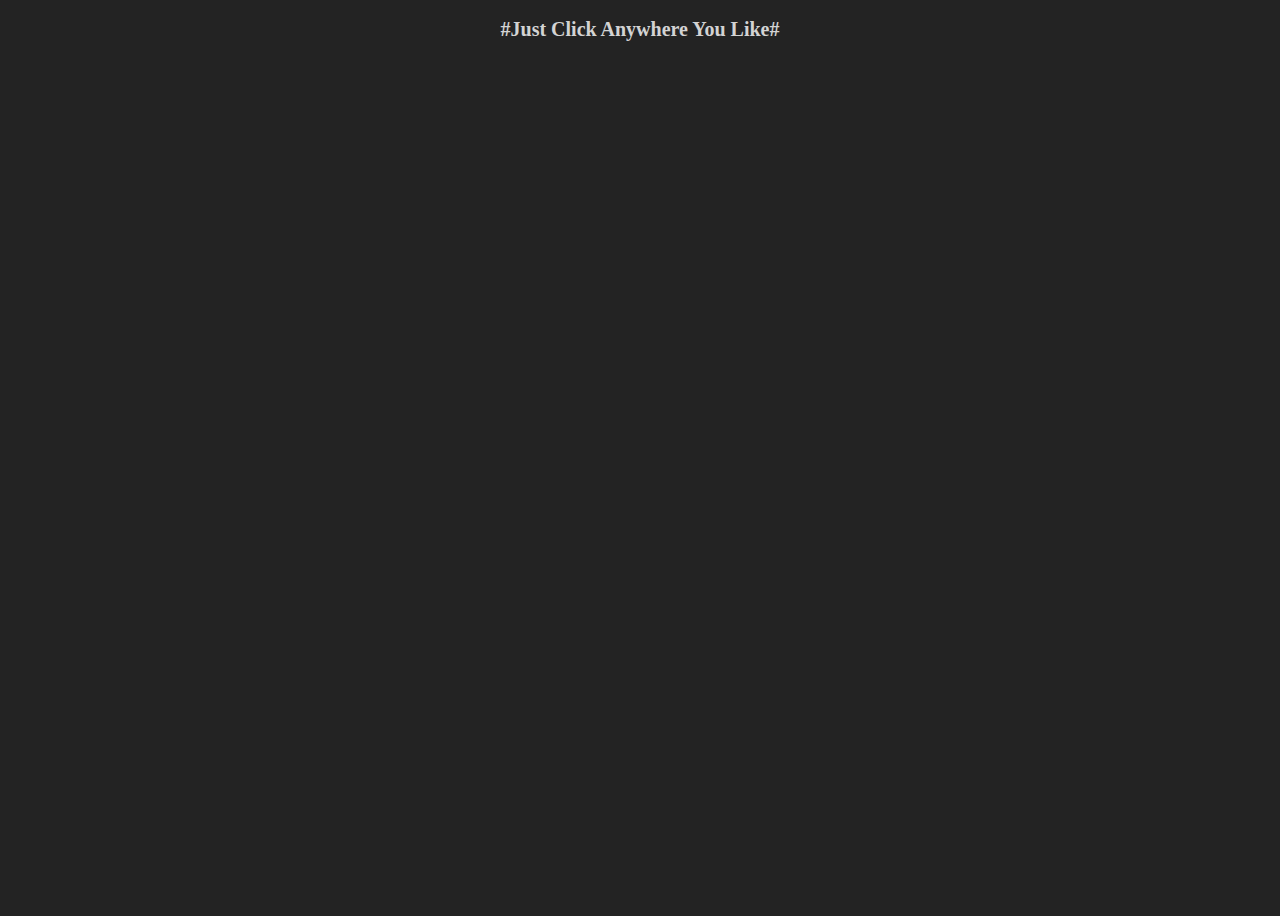
<file: index.html>
<!doctype html>
<html lang="en">
<head>
    <meta charset="UTF-8">
    <meta name="viewport" content="width=device-width, initial-scale=1.0">
    <title>个人网页</title>
	
    <style>
        body {
            background-color: rgb(35, 35, 35);
            display: flex;
            justify-content: center;
            align-items: center;
            height: 100vh;
            position: relative;
            overflow: hidden; /* 防止文本溢出 */
        }
        span {
            user-select: none;
            cursor: default;
            font-size: 20px;
            color: blanchedalmond;
            position: absolute;
            opacity: 0; /* 初始透明 */
            transition: opacity 1s, transform 1s; /* 添加过渡效果 */
        }
        #welcomeButton {
            display: none; /* 初始隐藏按钮 */
            padding: 15px 30px;
            font-size: 24px;
            color: white;
            background-color: royalblue;
            border: none;
            border-radius: 25px;
            cursor: pointer;
            position: absolute;
            top: 50%;
            left: 50%;
            transform: translate(-50%, -50%); /* 居中按钮 */
        }
		.header-text {
			text-align: center; /* 中央对齐 */ 
			color: lightgray; /* 浅灰色 */ 
			font-size: 20px; /* 字体大小 */
			position: absolute; /* 绝对定位 */ 
			top: 10px; /* 距离顶部10px */
			width: 100%; /* 宽度100%以确保居中 */ 
		}
    </style>
</head>
<body>
	<div class="header-text"><strong>#Just Click Anywhere You Like#</strong></div>
    <button id="welcomeButton" onclick="goToNextPage()">welcome to my world</button>
    <script>
        // 设置按顺序出现的文字数组
        var arr = ["在这披霜戴雪的冬日，一头扎进这沸腾的生命", "命运如同手中的掌纹，无论多么曲折，始终掌握在你的手里", "Be Water","迷雾里寻不见人，那就把自己化为灯塔","太阳在坠落，海浪在发愁"];
        var currentIndex = 0; // 初始化索引

        document.onclick = function(x) {
            if (currentIndex < arr.length) {
                // 创建元素节点对象
                var span = document.createElement("span");
                // 获取当前鼠标的坐标
                span.style.left = x.clientX + "px";
                span.style.top = x.clientY + "px";
                
                // 使用当前索引获取文本，并更新索引
                span.innerHTML = arr[currentIndex];
                currentIndex++;

                // 设置span的动画效果
                document.body.appendChild(span);
                setTimeout(function() {
                    span.style.opacity = "1"; // 显示文本
                    span.style.transform = "translateY(-100px)"; // 上移
                }, 100);
                setTimeout(function() {
                    span.style.opacity = "0"; // 隐藏文本
                    span.style.transform = "translateY(-230px)"; // 继续上移
                }, 1500);
                setTimeout(function() {
                    document.body.removeChild(span); // 移除文本元素
                }, 2000); // 2秒后移除

            }

            // 所有文本展示完后，显示按钮
            if (currentIndex >= arr.length) {
                document.getElementById("welcomeButton").style.display = "block"; // 显示按钮
                document.body.onclick = null; // 禁用后续点击事件
            }
        }

        function goToNextPage() {
            window.location.href = "Element.html"; // 跳转到下一个页面
        }
    </script>
</body>
</html>
</file>
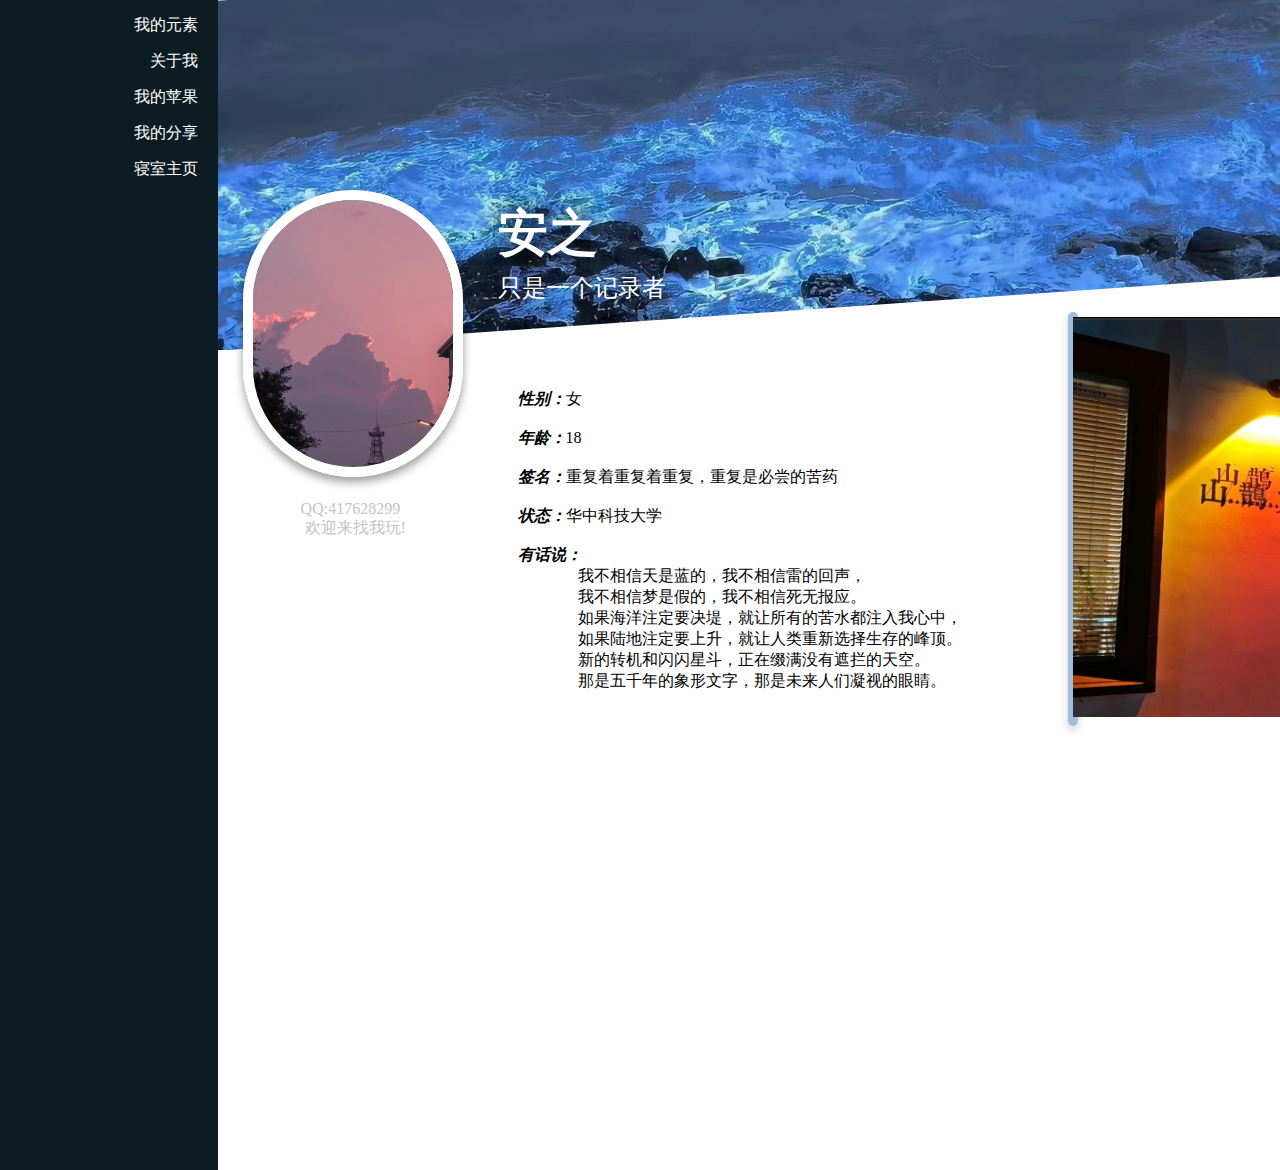
<file: about.html>
<!doctype html>
<html>
<head>
    <meta name="viewport" content="width=device-width,initial-scale=1.0">
    <meta charset="utf-8">
    <title>个人网页</title>
    <link rel="stylesheet" href="Untitled-7.css">
 
	  
	  <style>
		  *{
			  padding:0;
			  margin:0;
			  box-sizing:border-box;
		  }
		  
		  body{
			  width:100%;
			  height:100%;
			  
			  display:flex;
			  justify-content:center;
			 
			  
			  
		 }
		  
		  
		  .shell{
			  width:83%;
			  height:100%;
			  background:#fff;
			  position:relative;
			  margin:0;
			  
		  }
		  
		  .head{
			  height:350px;
			  position:relative;
			  overflow:hidden;
			  z-index:1;
		  }
		  
		  .head::before{
			  content:'';
			  width:100%;
			  height:100%;
			  position:absolute;
			  background:url("博客背景.jpg");
			  background-size:cover;
			  z-index:-1;
			  transform:skewY(-4deg);
			  transform-origin:10px 0;
			  
		  }
		  
		  .cover{
			  position:absolute;
			  top:190px;
			  left:25px;
			  width:220px;
			  z-index:2;
			  border-radius:500px;
			  border:10px #fff solid;
			  box-shadow:0 5px 10px #00000065;
			  
		  }
		
		  .data{
			  padding:200px 0 0 280px;
			  text-shadow:0 0 20px #000;
		  }
		  
		  .title1 {
			  color:#ffffff;
			  font-size:100px;
			  font:900 50px '';
			  margin-bottom:5px;
			  position:relative;
	   	}
		  
		  .title2{
			  color:#fff;
			  font:500 24px '';
		  }
		  
		  .introduce{
			  margin-left:300px;
			  margin-top:-150px;
		  }
		  
		 
		  .contact1{
			  margin-top:150px;
			  margin-left:83px;
			  margin-right:650px;
			  color:#C4C4C3;
		  }
		  
		  .contact2{
			  margin-left:87px;
			  margin-right:650px;
			  color:#C4C4C3;
			  top:300px;
		  }
		  
		  
		  .pic1{
			  display:block;
			  margin-left:850px;
			  margin-top:-380px;
			  margin-right:600px;
			  border:5px solid #9FBCE0;
			  border-radius:10px;
			  box-shadow:0 4px 8px rgba(0,0,0,0.2);
		  }
		  
		  
		  
		  
		  
		  
		  
		  
	  </style>
  </head>
    

<body>
	<div class="sidebar">
    <ul>
        <li><a href="Element.html">我的元素</a></li>
        <li><a href="about.html">关于我</a></li>
        <li><a href="apples.html">我的苹果</a></li>
        <li><a href="shares.html">我的分享</a></li>
	<li><a href="https://tianzi620.github.io/605/%E4%B8%9C%E4%B9%9D%E8%88%8D605%E5%AF%9D%E5%AE%A4%E4%B8%BB%E9%A1%B5.html">寝室主页</a></li>
    </ul>
</div>
	
	<div class="shell">
	<img src="博客头像.jpg" alt="" class="cover">
	<div class="head">
		<div class="data">
		<div class="title1">安之</div>
		<div class="title2">只是一个记录者</div>
	</div>
    </div>
		
			<div class="contact1">QQ:417628299</div>
			<div class="contact2">欢迎来找我玩!</div>
		
		<div class="introduce">
		  <p><strong><em> 性别：</em></strong>女</p>
		  <p>&nbsp;</p>
          <p><strong><em> 年龄：</em></strong>18</p>
          <p>&nbsp;</p>
          <p><strong><em>签名：</em></strong>重复着重复着重复，重复是必尝的苦药</p>
          <p>&nbsp;</p>
          <p><strong><em>状态：</em></strong>华中科技大学</p>
          <p>&nbsp;</p>
          <p><strong><em>有话说：</em></strong>&nbsp;</p>
          <p>&nbsp; &nbsp; &nbsp; &nbsp; &nbsp; &nbsp; &nbsp; &nbsp;我不相信天是蓝的，我不相信雷的回声，&nbsp;</p>
		  <p>&nbsp; &nbsp; &nbsp; &nbsp; &nbsp; &nbsp; &nbsp; &nbsp;我不相信梦是假的，我不相信死无报应。</p>
          <p>&nbsp; &nbsp; &nbsp; &nbsp; &nbsp; &nbsp; &nbsp; &nbsp;如果海洋注定要决堤，就让所有的苦水都注入我心中，&nbsp;</p>
          <p>&nbsp; &nbsp; &nbsp; &nbsp; &nbsp; &nbsp; &nbsp; &nbsp;如果陆地注定要上升，就让人类重新选择生存的峰顶。</p>
          <p>&nbsp; &nbsp; &nbsp; &nbsp; &nbsp; &nbsp; &nbsp; &nbsp;新的转机和闪闪星斗，正在缀满没有遮拦的天空。&nbsp;</p>
          <p>&nbsp; &nbsp; &nbsp; &nbsp; &nbsp; &nbsp; &nbsp; &nbsp;那是五千年的象形文字，那是未来人们凝视的眼睛。 </p>
      </div>
		
		<div class="pic1">
	    <img src="pic-1.jpg" width="300" height="400" alt=""/></div>
		
</div>
	  


</body>
</html>
</file>
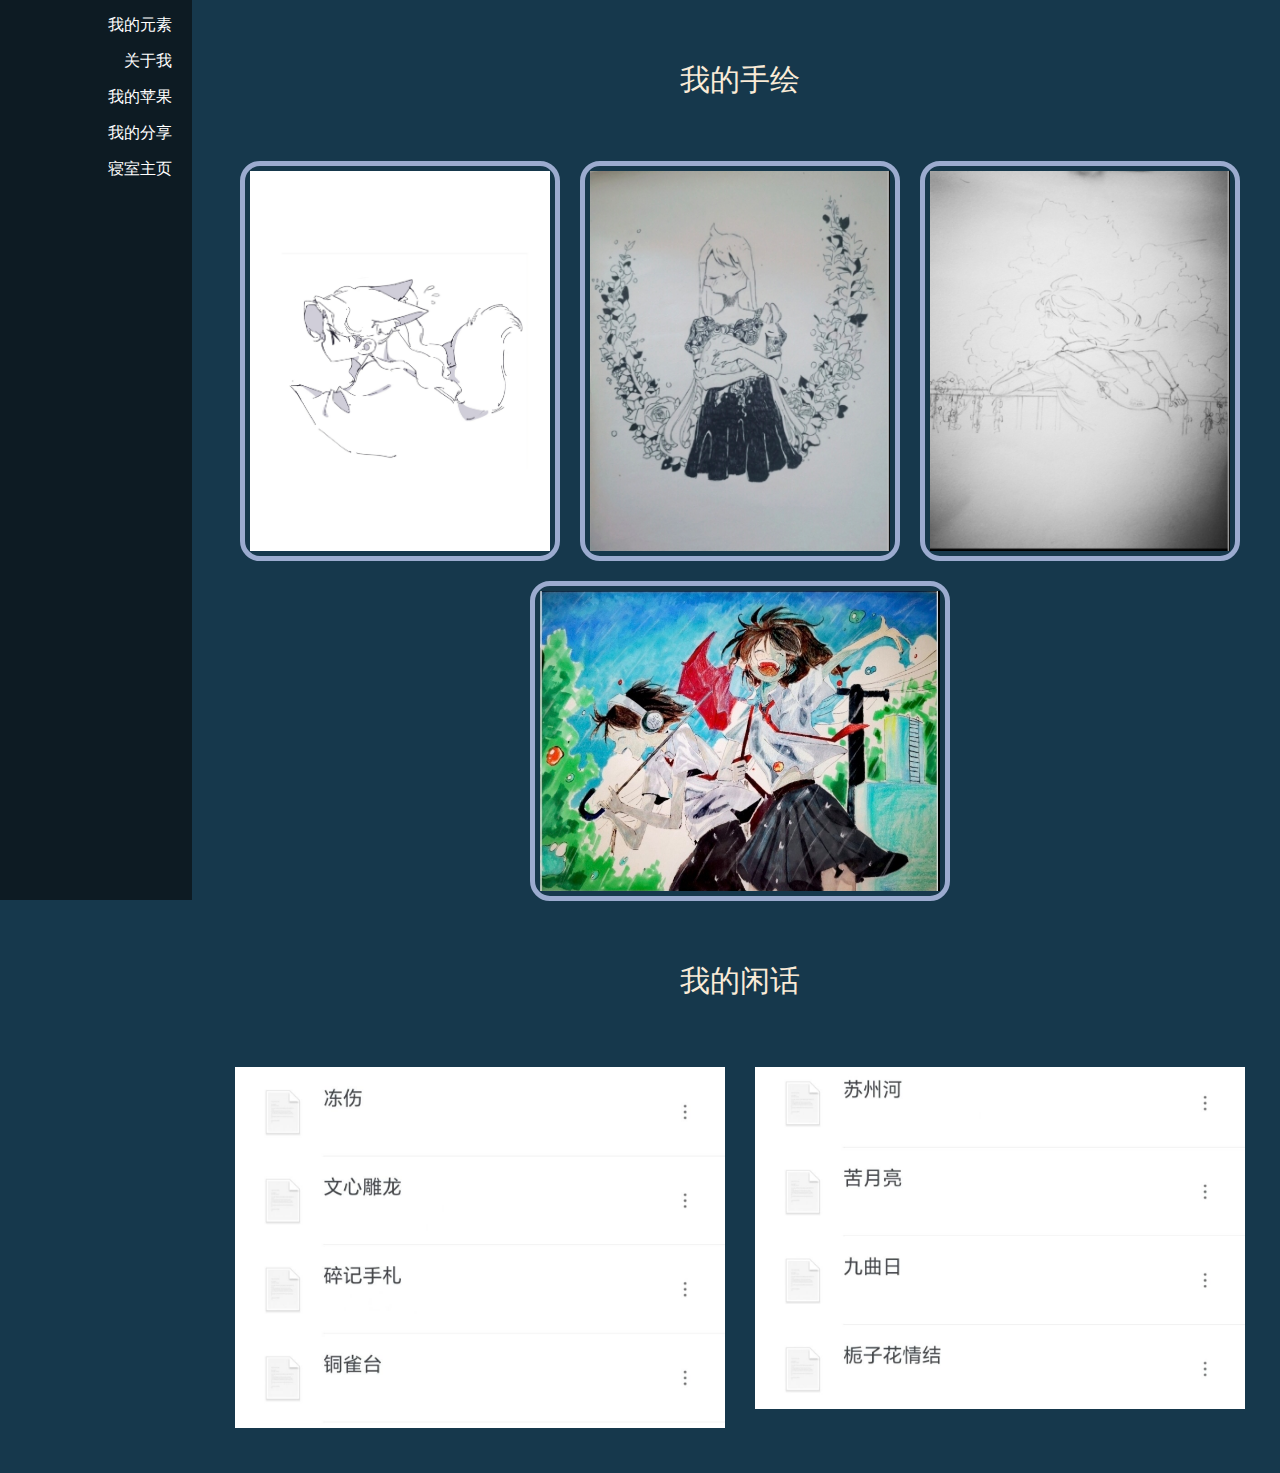
<file: apples.html>
<!doctype html>
<html>
<head>
    <meta name="viewport" content="width=device-width, initial-scale=1.0">
    <meta charset="utf-8">
    <title>个人网页</title>
    <link rel="stylesheet" href="Untitled-1.css">
    <style>
        body {
            display: flex; /* 使用Flexbox布局 */
            background-color: #16384c;
            margin: 0;
            padding: 0;
        }

        
        .content {
            flex: 1; /* 内容区域自适应宽度 */
            padding: 20px; /* 内边距 */
            display: flex;
            flex-direction: column; /* 垂直排列 */
            align-items: center; /* 水平居中 */
        }

        .topic1, .topic2 {
            font-size: 30px;
            color: antiquewhite;
            margin: 10px 0;
        }

        .picture-container {
            display: flex; /* 使用Flexbox布局 */
            justify-content: center; /* 水平居中 */
            flex-wrap: wrap; /* 允许换行 */
            margin: 10px 0; /* 上下间距 */
        }

         .picture {
        margin: 10px; /* 图片之间的间距 */
        border: 5px solid #9BABCF;
        border-radius: 20px;
        display: inline-block; /* 使相框成为行内块元素 */
        padding: 5px; /* 内边距 */
        box-sizing: border-box; /* 包含边框和内边距在内的总宽高 */
    }

    .picture img {
        display: block; /* 使图片成为块级元素 */
        max-width: 100%; /* 确保图片不超出相框 */
        /* 高度自适应，保持比例 */
    }

    .work1, .work2 {
        margin: 10px; /* 统一margin */
        display: inline-block; /* 使相框成为行内块元素 */
        padding: 5px; /* 内边距 */
        box-sizing: border-box; /* 包含边框和内边距在内的总宽高 */
    }

    .work1 img, .work2 img {
        display: block; /* 使图片成为块级元素 */
        max-width: 100%; /* 确保图片不超出相框 */
        height: auto; /* 高度自适应，保持比例 */
    }

        .work-container {
            display: flex; /* 使用Flexbox布局 */
            justify-content: center; /* 水平居中 */
            margin: 10px 0; /* 上下间距 */
        }

        
    </style>
</head>

<body>
    <div class="sidebar">
        <ul>
            <li><a href="Element.html" class="active">我的元素</a></li>
            <li><a href="about.html">关于我</a></li>
            <li><a href="apples.html">我的苹果</a></li>
            <li><a href="shares.html">我的分享</a></li>
            <li><a href="https://tianzi620.github.io/605/%E4%B8%9C%E4%B9%9D%E8%88%8D605%E5%AF%9D%E5%AE%A4%E4%B8%BB%E9%A1%B5.html">寝室主页</a></li>
        </ul>
    </div>

    <div class="content">
        <div class="topic1">
            <p>我的手绘</p>
        </div>

        <div class="picture-container">
    <div class="picture">
        <img src="作品1.jpg" width="300" height="380" alt=""/>
    </div>
    <div class="picture">
        <img src="作品2.jpg" width="300" height="380" alt=""/>
    </div>
    <div class="picture">
        <img src="作品3.jpg" width="300" height="380" alt=""/>
    </div>
    <div class="picture">
        <img src="作品4.jpg" width="400" height="300" alt=""/>
    </div>
</div>

        <div class="topic2">
            <p>我的闲话</p>
        </div>

        <div class="work-container">
            <div class="work1">
                <img src="作品集1.jpg" width="100%" height="auto" alt=""/>
            </div>
            <div class="work2">
                <img src="作品集2.jpg" width="100%" height="auto" alt=""/>
            </div>
        </div>
    </div>
</body>
</html>
</file>
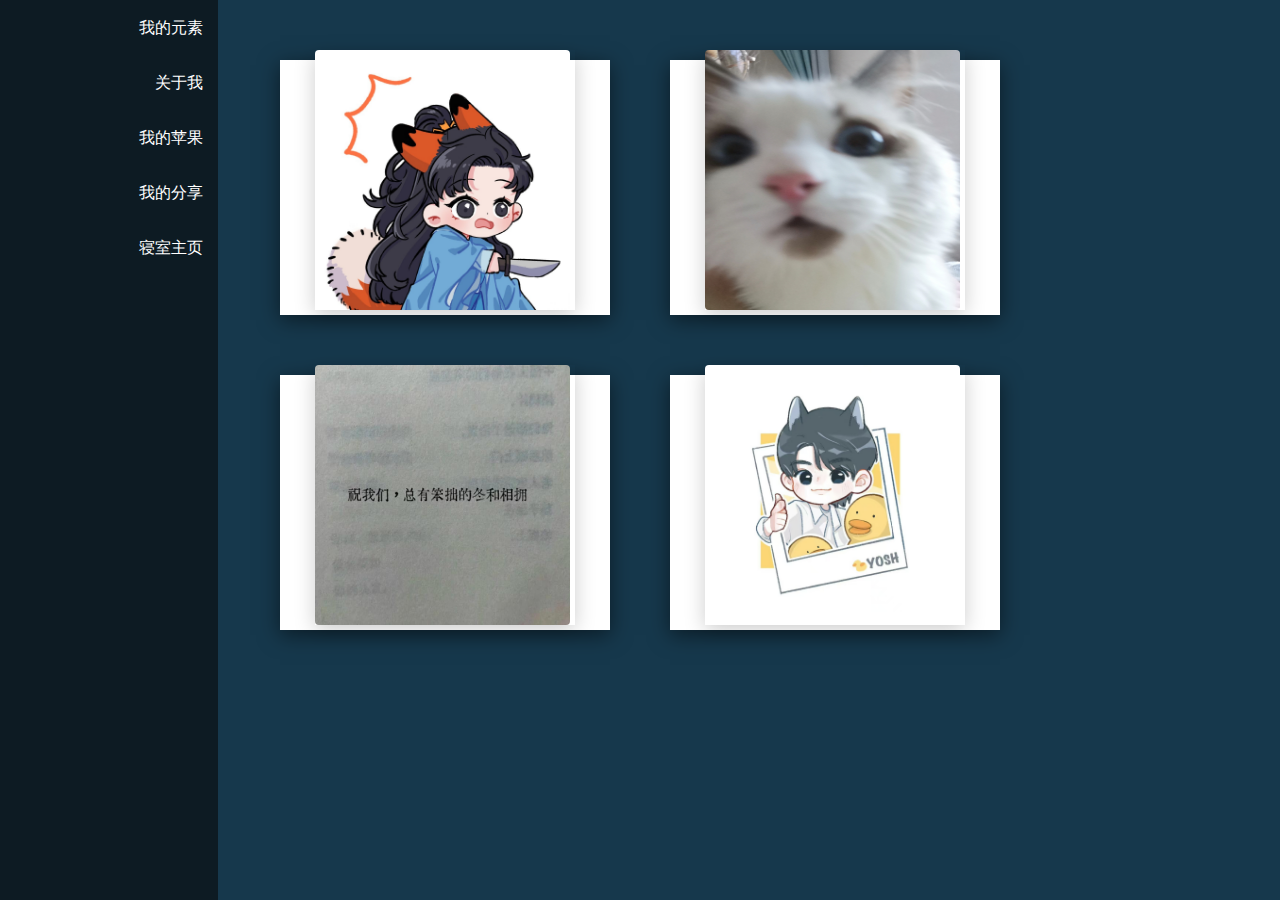
<file: Element.html>
<!doctype html>
  <html>
  <head>
    <meta name="viewport" content="width=device-width,initial-scale=1.0">
    <meta charset="utf-8">
    <title>个人网页</title>
    <link rel="stylesheet" href="style.css">
  <meta name="viewport" content="width=device-width, initial-scale=1">
  </head>
    
  <body>
	  <div class="sidebar">
    <ul>
        <li><a href="Element.html" class="active">我的元素</a></li>
        <li><a href="about.html">关于我</a></li>
        <li><a href="apples.html">我的苹果</a></li>
        <li><a href="shares.html">我的分享</a></li>
	<li><a href="https://tianzi620.github.io/605/%E4%B8%9C%E4%B9%9D%E8%88%8D605%E5%AF%9D%E5%AE%A4%E4%B8%BB%E9%A1%B5.html">寝室主页</a></li>
    </ul>
</div>
    <div class="container">
      <div class="card">
        <div class="imgBx">
          <img src="IMG_20241109_184326.jpg" width="255" height="260" alt=""/> </div>
        <div class="content">
          <h2>Joy Of Life</h2>
          <p>My favorite TV episode!!!</p>
        </div>
      </div>
      <div class="card">
        <div class="imgBx">
          <img src="IMG_20221207_120119.jpg" width="255" height="260" alt=""/>
          </div>
        <div class="content">
          <h2>CATS AND SUNSHINE</h2>
          <p>The cute Hygge of life.</p>
          </div>
        </div>
      <div class="card">
        <div class="imgBx">
          <img src="IMG-2024110904.jpg" width="255" height="260" alt=""/>
          </div>
  <div class="content">
    <h2>BOOKS AND POEMS</h2>
    <p>This is where my soul dwells.</p>
    </div>
        </div>
      <div class="card">
        <div class="imgBx">
          <img src="xiaozhou.jpg" width="255" height="260" alt=""/>
          </div>
        <div class="content">
          <h2>Yosh</h2>
          <p>My favorite movie star</p>
          </div>
        </div>
      </div>
  </body>
  </html>
</file>
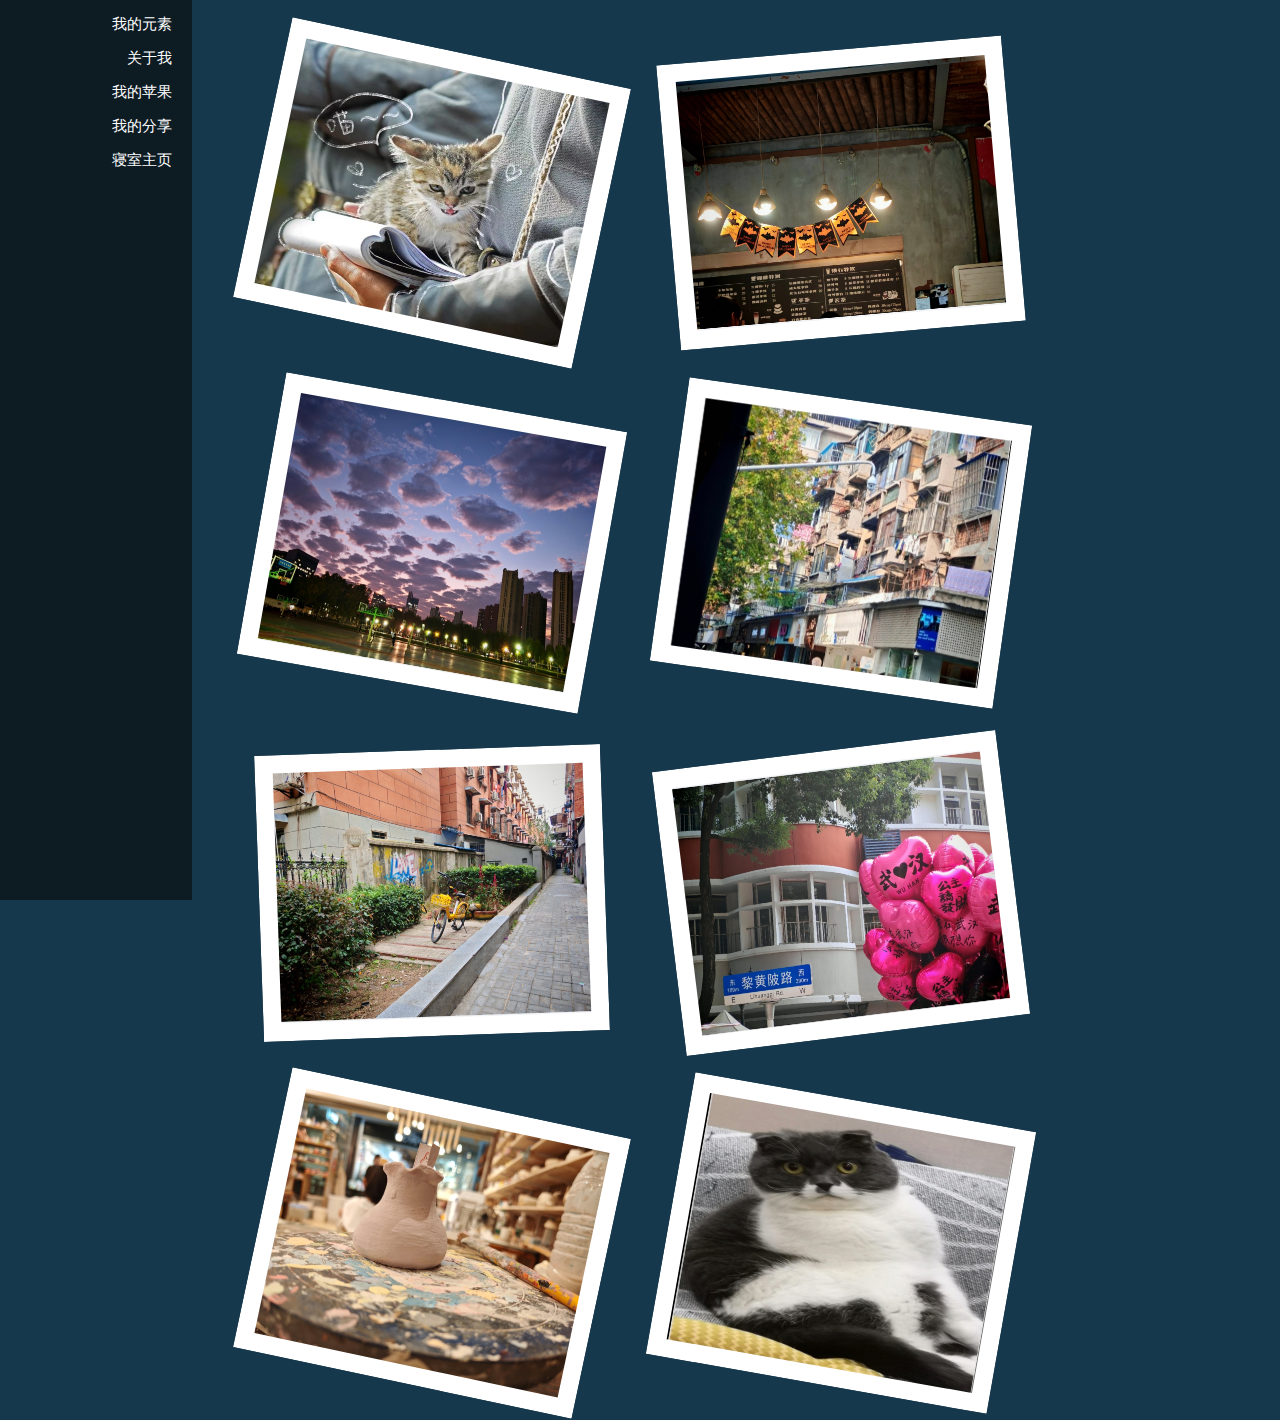
<file: shares.html>
<!doctype html>
<html>
<head>
    <meta name="viewport" content="width=device-width, initial-scale=1.0">
    <meta charset="utf-8">
    <title>个人网页</title>
    <link rel="stylesheet" href="Untitled-2.css">
	<style>
        body {
            display: flex; /* 使用Flexbox布局 */
            background-color: #16384c;
            margin: 0;
            padding: 0;
			width:85%;
        }
	</style>
</head>

<body>
	<div id="cont">
    <img src="小丁猫.jpg" class="img" width="190" height="250" id="a">
	<img src="锁石.jpg" class="img" width="190" height="250" id="b">
	<img src="操场的云.jpg" class="img" width="190" height="250"  id="c">
	<img src="街角.jpg" class="img" width="190" height="250" id="d">
	<img src="孤独的小黄.jpg" class="img" width="190" height="250" id="e">
	<img src="黎黄陂路.jpg" class="img" width="190" height="250" id="f">
	<img src="泥巴.jpg" class="img" width="190" height="250" id="g">
	<img src="弟弟.jpg" class="img" width="190" height="250" id="h">
	</div>
	<div class="sidebar">
	<ul>
            <li><a href="Element.html">我的元素</a></li>
            <li><a href="about.html">关于我</a></li>
            <li><a href="apples.html">我的苹果</a></li>
            <li><a href="shares.html">我的分享</a></li>
	    <li><a href="https://tianzi620.github.io/605/%E4%B8%9C%E4%B9%9D%E8%88%8D605%E5%AF%9D%E5%AE%A4%E4%B8%BB%E9%A1%B5.html">寝室主页</a></li>
        </ul>
    </div>
		
</body>
</html>
</file>
<file: Untitled-7.css>
@charset "utf-8";
/* CSS Document */

body
container {
    display: flex; /* 使用 Flexbox 布局 */
}

/* 侧边栏样式 */
.sidebar {
    width:17%;/* 固定宽度为200px */
    background-color:#0D1B23;
    color: white;
	margin-left:0;
	top:0;
    height: 130vh; /* 高度为100%视口高度 */
    display: flex; /* 使侧边栏成为一个 flex 容器 */
    flex-direction: column; /* 垂直排列子元素 */
    justify-content: flex-start; /* 将内容推到底部 */
	overflow-y:auto;
	
}

/* 列表样式 */
.sidebar ul {
    list-style-type: none;
    padding: 0;
    margin: 0; /* 去掉默认的外边距 */
	
}

/* 列表项样式 */
.sidebar li {
    padding-top: 15px;
	padding-right:20px;
	white-space:nowrap;
	overflow:hidden;
	text-overflow:ellipsis;
    text-align:right;/* 文本靠右对齐 */
}

/* 链接样式 */
.sidebar a {
    color: white; /* 链接文本颜色 */
    text-decoration: none; /* 去掉下划线 */
    display: block; /* 使链接占据整个列表项的宽度 */
}

/* 链接悬停样式 */
.sidebar a:hover {
    background-color: #061015; /* 鼠标悬停时的背景色 */
}

/* 内容区域样式 */
.content {
    margin-left:200px;
    padding: 20px;
}
</file>
<file: Untitled-1.css>
@charset "utf-8";
/* CSS Document */

body {
    display: flex; /* 使用 Flexbox 布局 */
}

/* 侧边栏样式 */
.sidebar {
    width: 15%; /* 固定宽度为17% */
    background-color: #0D1B23;
    color: white;
    top: 0;
    height: 100vh;
	position:fixed;/* 高度为100%视口高度 */
    display: flex; /* 使侧边栏成为一个 flex 容器 */
    flex-direction: column; /* 垂直排列子元素 */
    justify-content: flex-start; /* 将内容推到底部 */
    overflow-y: auto; /* 允许垂直滚动 */
}

/* 列表样式 */
.sidebar ul {
    list-style-type: none;
    padding: 0;
    margin: 0; /* 去掉默认的外边距 */
}

/* 列表项样式 */
.sidebar li {
    padding-top: 15px;
    padding-right: 20px;
    white-space: nowrap;
    overflow: hidden;
	text-size:15px;
    text-overflow: ellipsis;
    text-align: right; /* 文本靠右对齐 */
}

/* 链接样式 */
.sidebar a {
    color: white; /* 链接文本颜色 */
    text-decoration: none; /* 去掉下划线 */
    display: block; /* 使链接占据整个列表项的宽度 */
}

/* 链接悬停样式 */
.sidebar a:hover {
    background-color: #061015; /* 鼠标悬停时的背景色 */
}

/* 内容区域样式 */
.content {
    margin-left: 200px; /* 确保内容区域与侧边栏分开 */
    padding: 20px;
}
</file>
<file: style.css>
@import url("https://fonts.googleapis.com/css2?family=Poppins:wght@300;400;500;600;700;800;900&display=swap");
*
{
	margin:0;
	padding:0;
	font-family:'Poppins',sans-serif;
}
body
{
	display:flex;
	justify-content:center;
	align-items:center;
	background:#16384c;
}
.container
{
	position:relative;
	width:1100px;
	display:flex;
	justify-content:center;
	align-items:center;
	flex-wrap:wrap;
	padding:30px;
}
.container .card
{
	position:relative;
	max-width:300px;
	height:215px;
	background:#fff;
	margin:30px 30px;
	padding:20px 15px;
	display:flex;
	flex-direction:column;
	box-shadow:0 5px 20px rgba(0,0,0,0.5);
	transition:0.3s ease-in-out;
}
.container .card:hover
{
	height:420px;
}
.container .card .imgBx
{
	position:relative;
	width:260px;
	height:260px;
	top:-30px;
	left:20px;
	z-index:1;
	box-shadow:0 5px 20px rgba(0,0,0,0.2);
	
}
.container .card .imgBx img
{
	max-width:100%;
	border-radius:4px;
}
.container .card .content
{
	position:relative;
	margin-top:-140px;
	padding:10px 15px;
	text-align:center;
	color:#111;
	visibility:hidden;
	opacity:0;
	transition:0.3s ease-in-out;
}
.container .card:hover .content
{
	visibility:visible;
	opacity:1;
	margin-top:-40px;
	transition-delay:0.3s;
}

/* 侧边栏样式 */
.sidebar {
    width:17%;/* 固定宽度为200px */
    background-color:#0D1B23;
    color: white;
    left:0;
    top:0;
    height: 130vh; /* 高度为100%视口高度 */
    position:fixed;
    display:flex;/* 使侧边栏成为一个 flex 容器 */
    flex-direction: column; /* 垂直排列子元素 */
    justify-content: flex-top; /* 将内容推到底部 */
    
    
}

/* 列表样式 */
.sidebar ul {
    list-style-type: none;
    padding: 0;
    margin: 0; /* 去掉默认的外边距 */
}

/* 列表项样式 */
.sidebar li {
    padding: 15px;
    white-space:nowrap;
    overflow:hidden;
    text-overflow:ellipsis;
    text-align:right;/* 文本靠右对齐 */
}

/* 链接样式 */
.sidebar a {
    color: white; /* 链接文本颜色 */
    text-decoration: none; /* 去掉下划线 */
    display: block; /* 使链接占据整个列表项的宽度 */
}

/* 链接悬停样式 */
.sidebar a:hover {
    background-color: #061015; /* 鼠标悬停时的背景色 */
}

/* 内容区域样式 */
.content {
    margin-left:200px;
    padding: 20px;
}
</file>
<file: Untitled-2.css>
@charset "utf-8";
/* CSS Document */
*{
	margin:0;
	font-size:15px;
}

html,body{
	height:100%;
}

body{
	background-color:#0d1b23;
	display:flex;
	
}

#cont{
	display:table-cell;
	vertical-align:middle;
	text-align:center;
	margin-left:17%;
	padding:20px;
	z-index:1000;
}

.img{
	width:310px;
	padding:18px;
	margin:30px;
	background-color:#fff;
	transition:transform 0.8s;
	-webkit-transform:transform 0.8s;
}


.img:hover{
	transform:scale(1.5) rotate(0deg) !important;
}

#a{
	transform:rotate(12deg);
}

#b{
	transform:rotate(-5deg);
}


#c{
	transform:rotate(10deg);
}


#d{
	transform:rotate(8deg);
}


#e{
	transform:rotate(-2deg);
}


#f{
	transform:rotate(-7deg);
}

#g{
	transform:rotate(12deg);
}

#h{
	transform:rotate(10deg);
}


.sidebar {
    width: 15%; /* 固定宽度为17% */
    background-color: #0D1B23;
    color: white;
    top: 0;
    height: 100vh;
	position:fixed;/* 高度为100%视口高度 */
    display: flex; /* 使侧边栏成为一个 flex 容器 */
    flex-direction: column; /* 垂直排列子元素 */
    justify-content: flex-start; /* 将内容推到底部 */
    overflow-y: auto; /* 允许垂直滚动 */
}

/* 列表样式 */
.sidebar ul {
    list-style-type: none;
    padding: 0;
    margin: 0; /* 去掉默认的外边距 */
}

/* 列表项样式 */
.sidebar li {
    padding-top: 15px;
    padding-right: 20px;
    white-space: nowrap;
    overflow: hidden;
	font-size:15px;
    text-overflow: ellipsis;
    text-align: right; /* 文本靠右对齐 */
}

/* 链接样式 */
.sidebar a {
    color: white; /* 链接文本颜色 */
    text-decoration: none; /* 去掉下划线 */
    display: block; /* 使链接占据整个列表项的宽度 */
}

/* 链接悬停样式 */
.sidebar a:hover {
    background-color: #061015; /* 鼠标悬停时的背景色 */
}

/* 内容区域样式 */
.content {
    margin-left: 200px; /* 确保内容区域与侧边栏分开 */
    padding: 20px;
}
</file>
